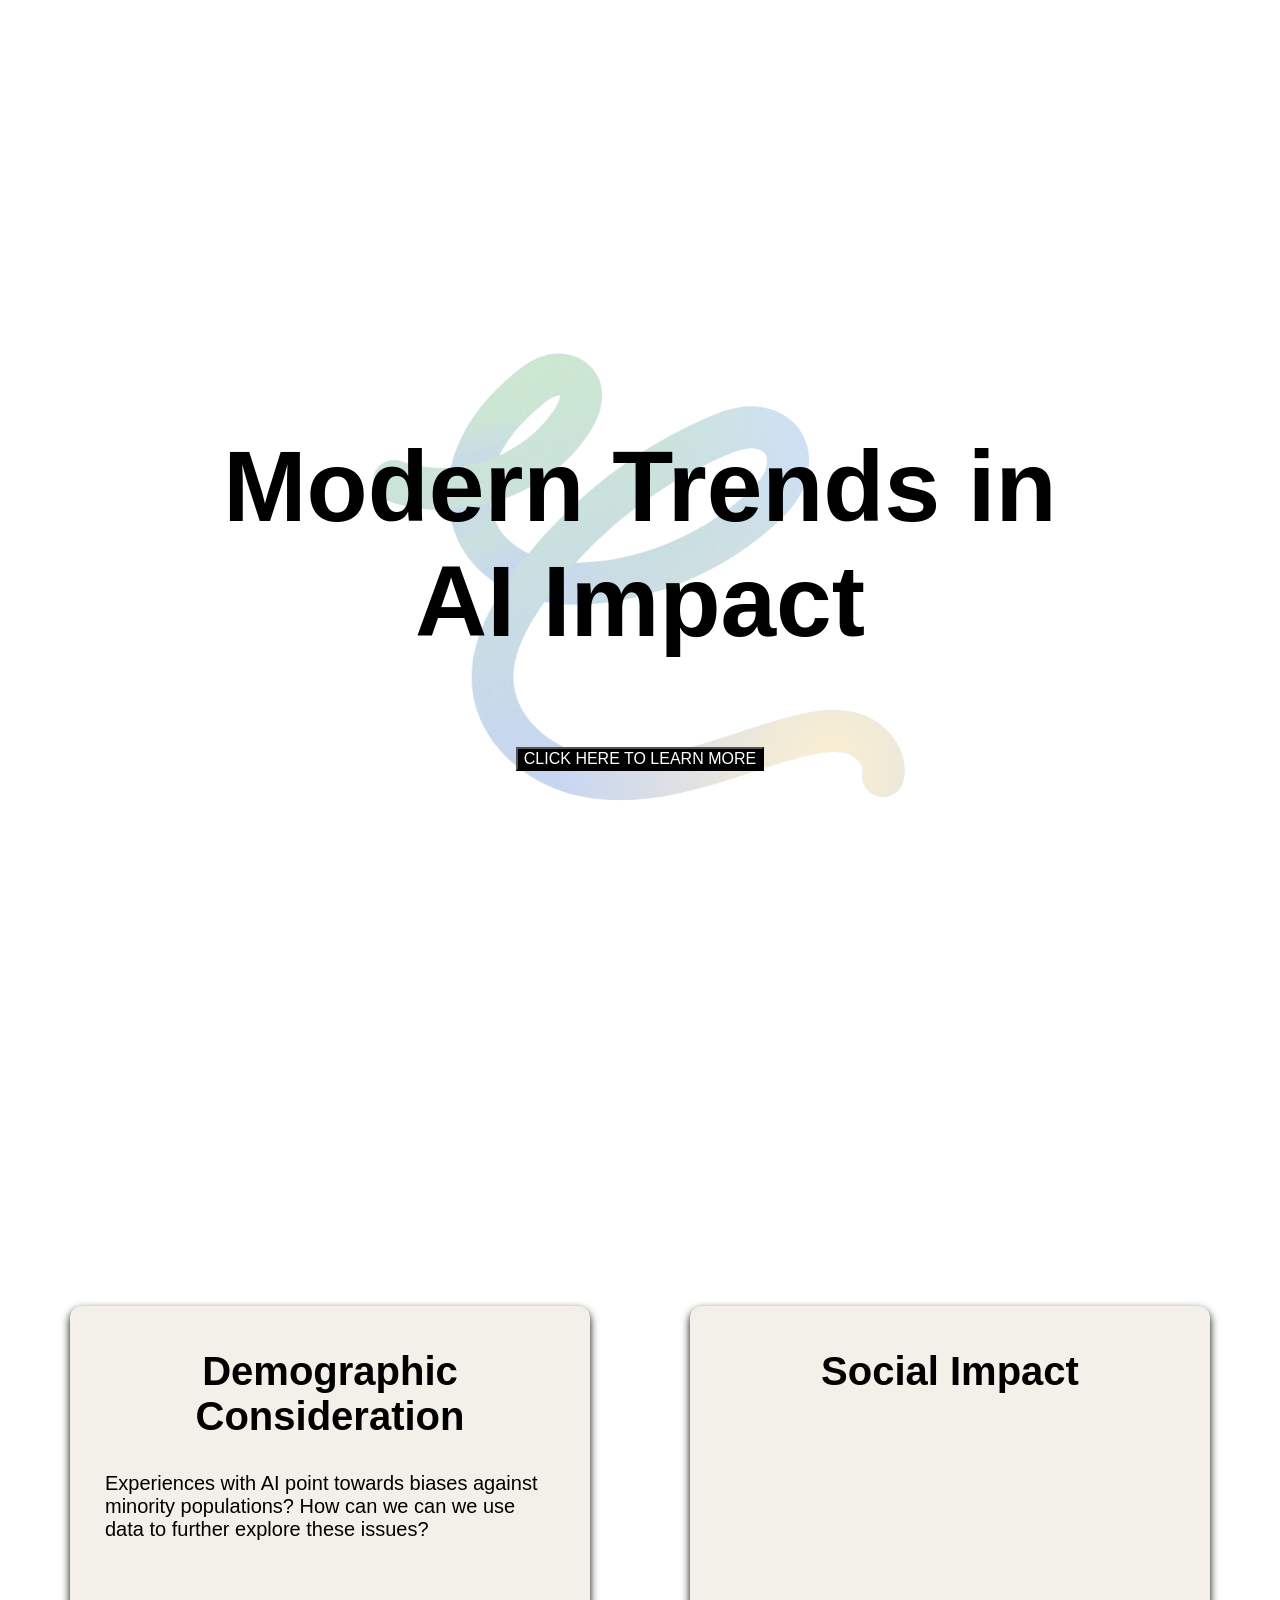
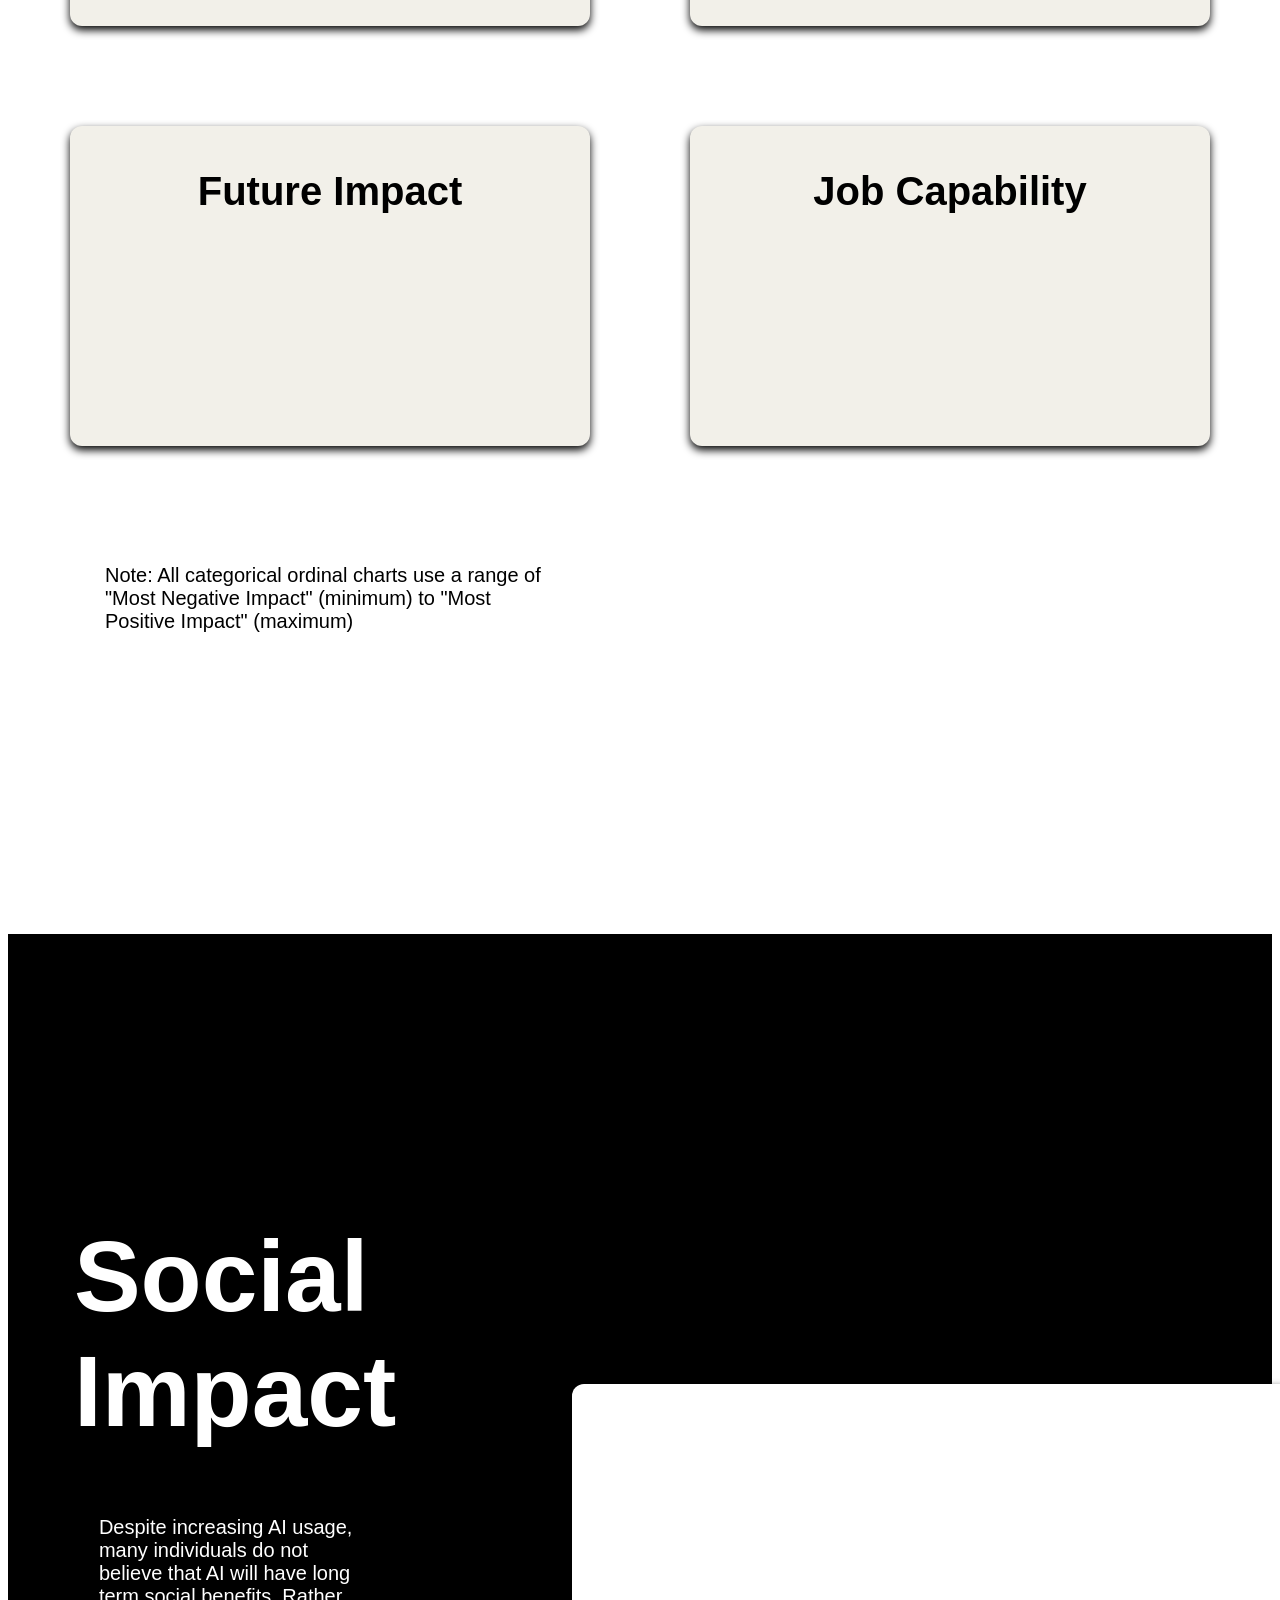
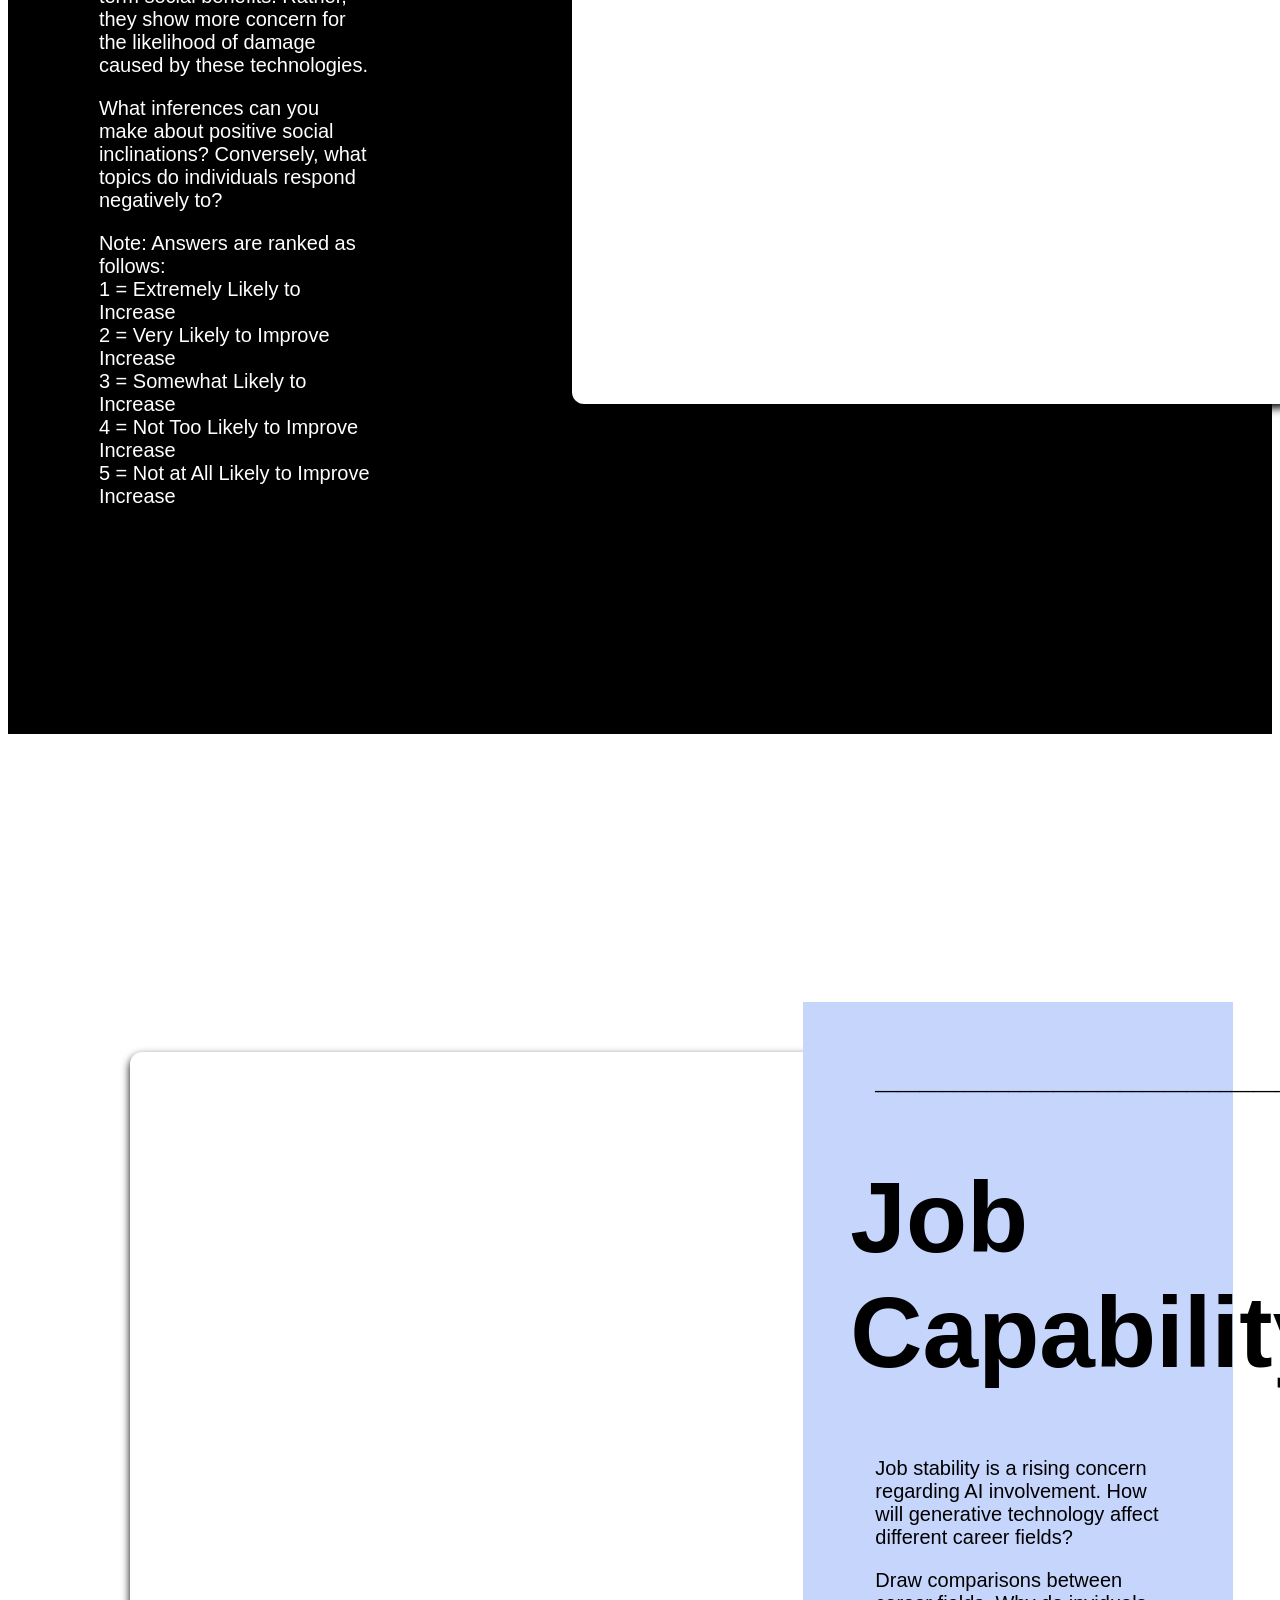
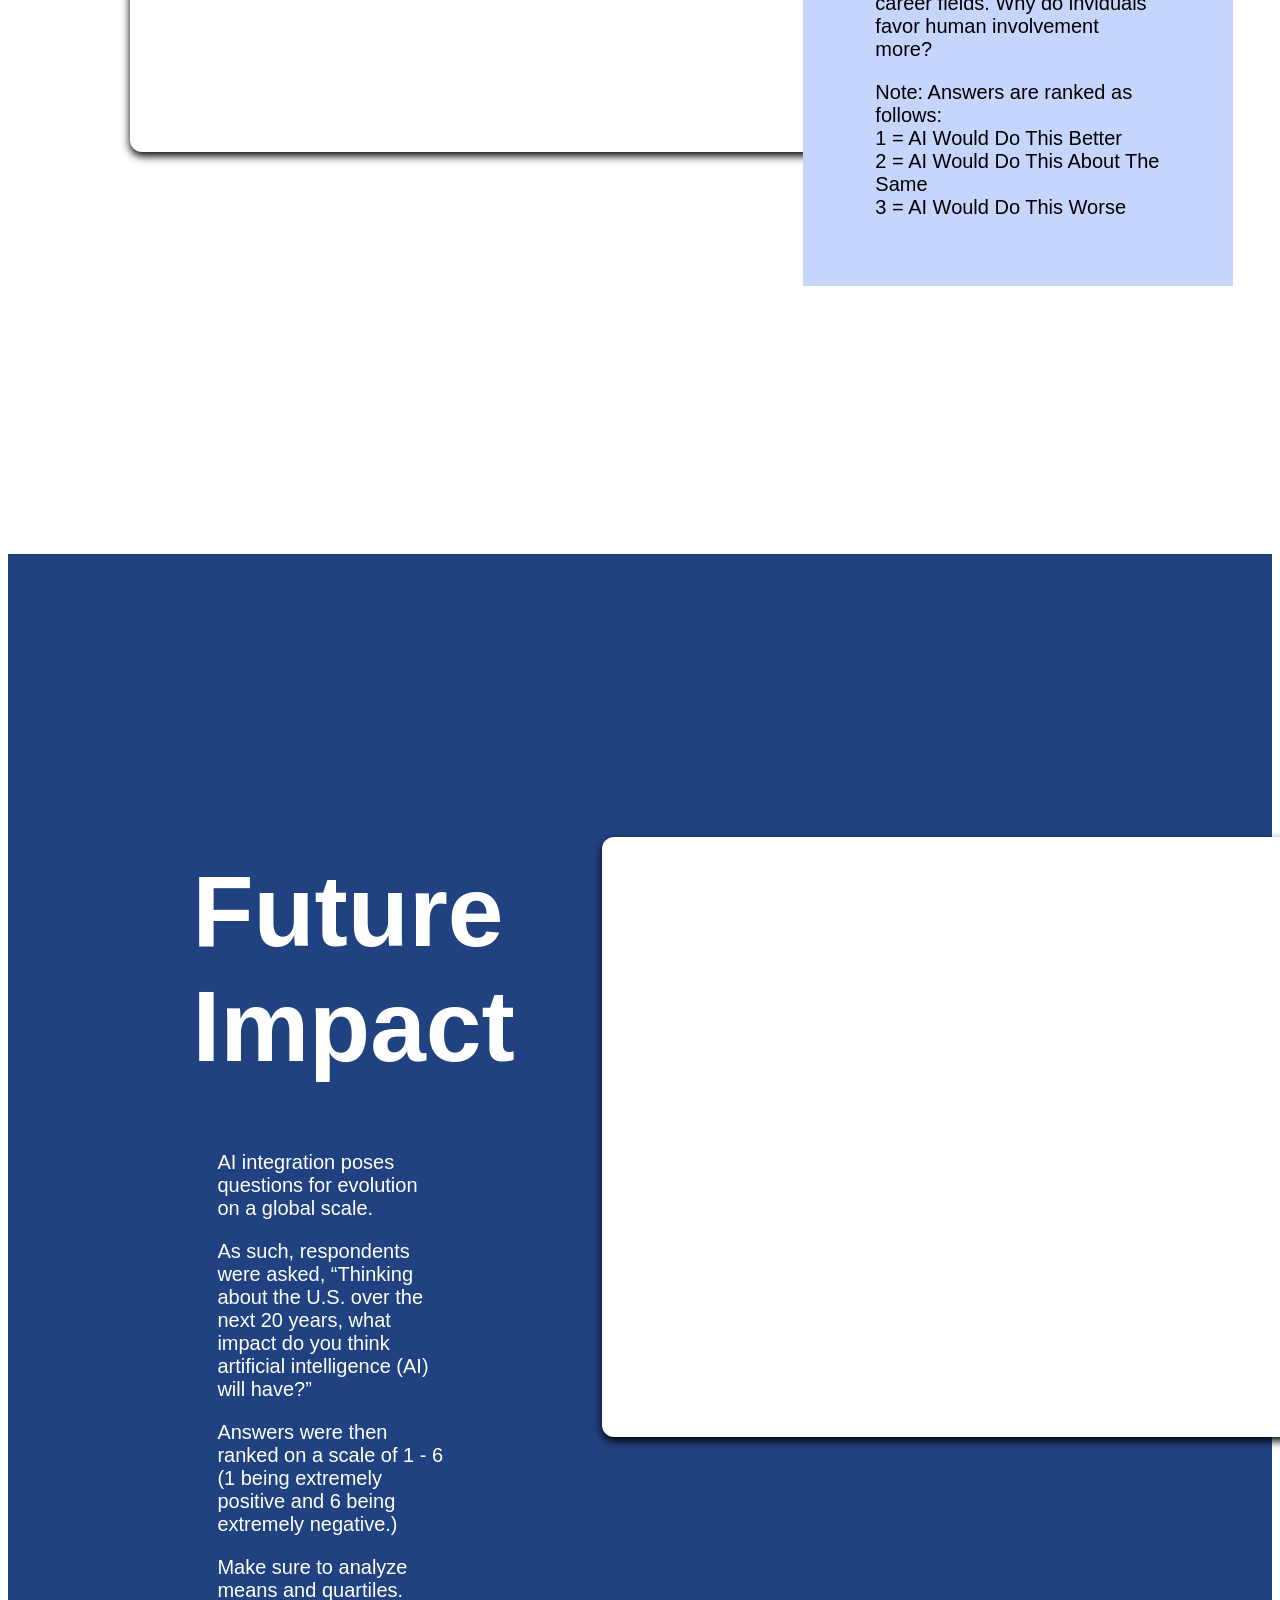
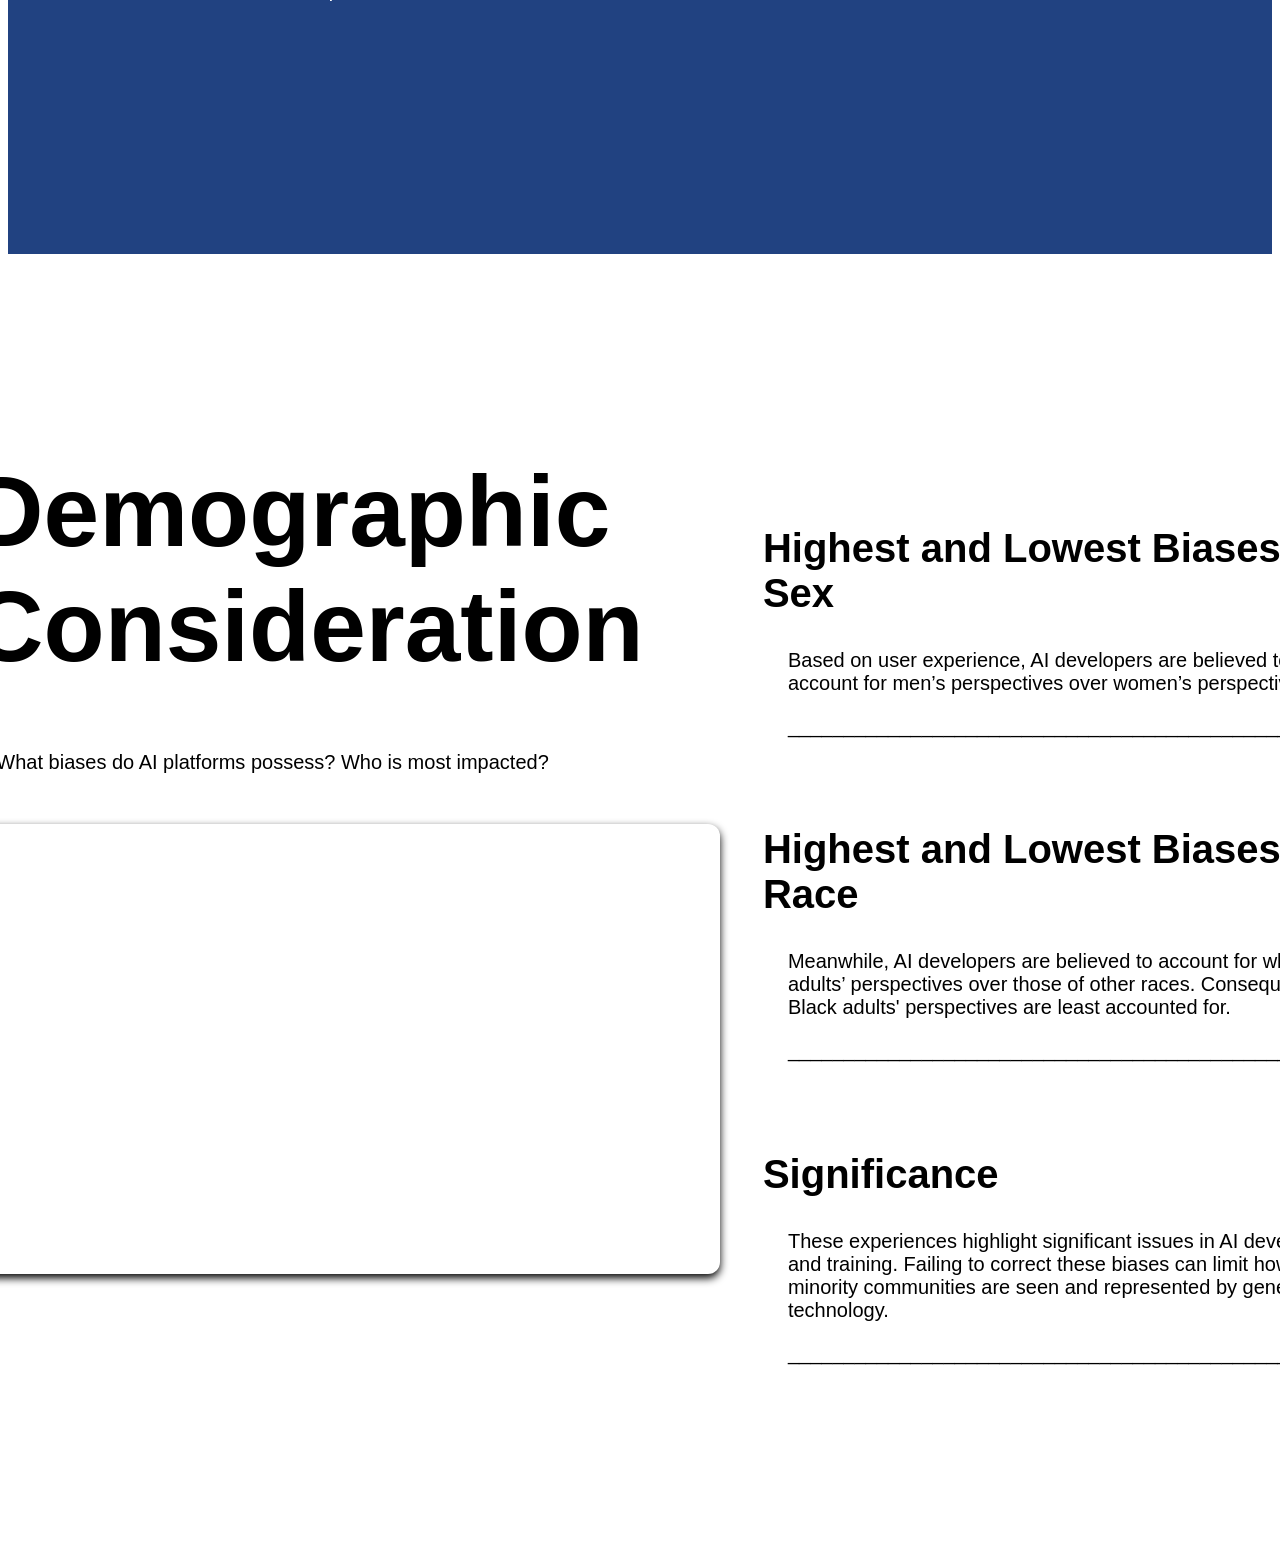
<file: index.html>
<!DOCTYPE html>
<html>
<head>
<meta charset="utf-8">
<title>AI Impact</title>
<script src="https://d3js.org/d3.v4.js"></script>
<link rel="stylesheet" href="styles/styles.css">
</head>

<br/>

<div id="wrapper">

    <div class="page1">
        <h1> Modern Trends in <br> AI Impact</h1>
        <p><button onclick="window.location.href='#targetDiv'">CLICK HERE  TO LEARN MORE</button></p>
    </div>

    <div class="page2" id="targetDiv">
        <div class="container">
                <div class="card">
                    <h2>Demographic Consideration</h2>
                    <p>Experiences with AI point towards biases against minority populations? 
                            How can we can we use data to further explore these issues?
                    </p>
                </div>
                <div class="card"><h2>Social Impact</h2><svg id="social_impact"></svg></div>
                <div class="card" style="margin-bottom: 20px;"><h2>Future Impact</h2><svg id="future_impact"></svg>
                        <p style="margin-top: 160px;">Note: All categorical ordinal charts use a range of "Most Negative Impact" (minimum) to "Most Positive Impact" (maximum)</p>
                </div>
                <div class="card"><h2>Job Capability</h2><svg id="job_capability" ></svg>
                </div>
            </div>
    </div>
    <br/><br/><br/><br/><br/><br/>
    <div class="page3" id="three">
        <div class="container">
            <div>
                <h1>Social Impact</h1>
                <p>Despite increasing AI usage, many individuals do not believe 
                        that AI will have long term social benefits.  Rather, they show 
                        more concern for the likelihood of damage caused by these 
                        technologies.
                </p>
                <p>
                        What inferences can you make about positive social inclinations? 
                        Conversely, what topics do individuals respond negatively to?
                </p>
                <p> Note: Answers are ranked as follows: <br>
                1 = Extremely Likely to Increase <br>
                2 = Very Likely to Improve Increase<br>
                3 = Somewhat Likely to Increase<br>
                4 = Not Too Likely to Improve Increase<br>
                5 = Not at All Likely to Improve Increase<br>
            </p>
            </div>
            <div class = "card"><p>Social Impact</p><svg id="social_main_impact"></svg></div>
        </div>
        <br><br><br>
    </div>
<div class="page4" id="four">
    <div class="container">
        <div class="menu">
            <div class="card"><svg id="job_main_capability"></svg></div>
        </div>
        <div class="content" > 
            <p>_____________________________________</p> 
            <h1>Job Capability</h1>
            <p>Job stability is a rising concern regarding AI involvement. How will 
                    generative technology affect different career fields?
            </p>
            <p>Draw comparisons between career fields. Why do inviduals favor human 
                    involvement more?
            </p>
            <p> Note: Answers are ranked as follows: <br>
                1 = AI Would Do This Better <br>
                2 = AI Would Do This About The Same<br>
                3 = AI Would Do This Worse<br>
            </p>
        </div>
        </div>
        <br><br><br>
</div>
<div class = "page5" id="five">
    <div class="container">
        <div class="header"></div>
        <div class="content">
            <div class = "card"><svg id="future_main_impact"></svg></div>
        </div>
        
        <div class = "menu" >
            <h1> Future Impact </h1>
            <p>
                AI integration poses questions for evolution on a global scale.  </p> 
            <p>
                As such, respondents were asked, “Thinking about the U.S. over the 
                next 20 years, what impact do you think artificial intelligence (AI) will have?” </p>
                <p> Answers were then ranked on a scale of 1 - 6 (1 being extremely positive and 6 being extremely negative.)</p>
            <p>
                Make sure to analyze means and quartiles.
            </p>
        </div>
    </div>
    <br><br><br>
</div>
<div class="page6">
    <div class="container">
        <div class="menu">
            <h1>Demographic Consideration</h1>
            <p>What biases do AI platforms possess? Who is most impacted?</p>
            <div class = "card"><svg id="demographic"></svg></div>
        </div>
    <div class = "content">
        <br><br>
        <h2>Highest and Lowest Biases for Sex</h2>
        <p>
            Based on user experience, AI developers are believed to account for 
            men’s perspectives over women’s perspectives.  
        </p>
        <p>__________________________________________________________</p> 
        <br><br>
        <h2> Highest and Lowest Biases for Race</h2>
            <p>
                    Meanwhile, AI developers are believed to account for white adults’ perspectives over those of other races. Consequently, Black adults' 
                    perspectives are least accounted for. 
            </p>
            <p>__________________________________________________________</p> 
            <br><br>
            <h2>Significance</h2>
            <p>
                    These experiences highlight significant issues in AI development and training. Failing to correct these biases can limit how minority communities 
                    are seen and represented by generative technology.
            </p>
            <p>__________________________________________________________</p> 
            <br><br>
        </div>
    </div>
</div>
<div id="tooltip" class="tooltip"></div>
</div>

<script src="scripts/job.js"></script>
<script src="scripts/demographic.js"></script>
<script src="scripts/future.js"></script>
<script src="scripts/social.js"></script>
<script src="scripts/socialMain.js"></script>
<script src="scripts/jobMain.js"></script>
<script src="scripts/futureMain.js"></script>
</file>
<file: styles/styles.css>
h1{
         font-size: 100px;
            font-family: arial-narrow, sans-serif;
    }

    h2{
        font-size: 40px;
            font-family: arial-narrow, sans-serif;
    }

    p{
        font-family: arial-narrow, sans-serif;
        font-size: 20px;
        text-align: left;
        padding-left: 25px;
        padding-right: 25px;
    }

.card{
        box-shadow: 0 4px 8px 0 black ;
        text-align: center;
        margin-bottom:  50px;

        border-radius: 12px;
        background-color:  white;
        width: 750px;
        height: 450px;
        margin: 50px;
}

.page1{
        background: url("../assets/bg.png");
        background-repeat: no-repeat;
        background-size: 1080px;
        background-position: center;  

        display:flex;
        flex-direction:column;
        align-items : center;
        justify-content:center;
        align-items: center;
        height: 1100px;

        h1{
            display: flex;
            justify-content: center;
            align-items: center;
            text-align: center;
        }
    }

    .page2{
        height: 1100px;
         justify-content:center;
        align-items: center;
        display: flex;
        margin-bottom: 200px;

        .container {
        display: grid;
        grid-template-columns: auto auto ;
        padding: 10px;
}
    .container {
        display: grid;
        grid-template-columns: auto auto ;
        padding: 10px;
}
        .container div {
        padding: 10px;
        font-size: 30px;
        text-align: center;
}

.card{
    background-color: #f2f0e9;
    width: 500px;
    height: 300px;
}

    }

.page3{
    height: 1300px;
    background-color: black;
    color: white;

      justify-content:center;
        align-items: center;
        display: flex;
        padding-bottom: 100px;

        h1{
            text-align: left;
        }

    .container div {
        padding: 10px;
        font-size: 30px;
        text-align: center;
        margin-top: 33%;
}

    .container {
        margin-left: 10%;
        justify-content:center;
        align-items: center;
        display: flex;
        display: grid;
        grid-template-areas: menu content ;
        grid-template-columns: 1fr 2fr;
        gap: 10%;
        padding: 10px;
}

.card{
  width: 700px;
  height: 600px;
}

}

.page4{
height: 1300px;
color: black;
justify-content:center;
align-items: center;
display: flex;
padding-top: 60px;
padding-bottom: 60px;

.container {
  display: grid;
  grid-template-areas:
  "header header"
  "menu content"
  "footer footer";
  grid-template-columns: 3fr 2fr;
  gap: 3px;

}

.container div.header {
  grid-area: header;
  text-align: center;
}

.container div.menu {
  grid-area: menu;
  padding-left: 10%;
}
.container div.content {
  grid-area: content;
  padding-right: 10%;
  background-color: #c6d5fb;
}

.content{
    padding: 10%;
    margin-right: 10%;
}

.card{
  width: 700px;
  height: 700px;
}

}
.page5{
    height: 1300px;
    background-color: #214281;
    color: white;
    justify-content:center;
    align-items: center;
    display: flex;

.container {
  display: grid;
  grid-template-areas:
    "header header"
    "menu content"
    "footer footer";
  grid-template-columns: 2fr 3fr;
  gap: 3px;

}

.container div.header {
  grid-area: header;
  text-align: center;
}

.container div.menu {
  grid-area: menu;
  padding-left: 40%;
}
.container div.content {
  grid-area: content;
  padding-left: 10%;
}

.card{
  width: 700px;
  height: 600px;}

}

.page6{
    height: 1300px;
    color: black;
    justify-content:center;
    align-items: center;
    display: flex;

.container {
  display: grid;
  grid-template-areas:
    "header header"
    "menu content"
    "footer footer";
  grid-template-columns: 2fr 2fr;
  gap: 3px;

}

.container div.menu {
  grid-area: menu;
  padding-left: 10%;
}
.container div.content {
  grid-area: content;
  padding-left: 10%;
  padding-top: 10%;
}

.card{
  margin-left: -1px;
}

}

button{
    background-color:  black;
    color: white;
    display: inline-block;
    text-align: center;
    font-size: 16px;
}

/* <!--
Source - https://stackoverflow.com/a/8841914
Posted by Diodeus - James MacFarlane
Retrieved 2026-04-29, License - CC BY-SA 3.0
--> */

#wrapper {
    margin-left:auto;
    margin-right:auto;
    width:1800;
}

html{
    scroll-behavior: smooth;
}

svg{
  overflow: visible;
}

.tooltip {
  position: absolute;
  pointer-events: none;
  font-family: sans-serif;
}

.hideme
{
    opacity:0;
}
</file>
